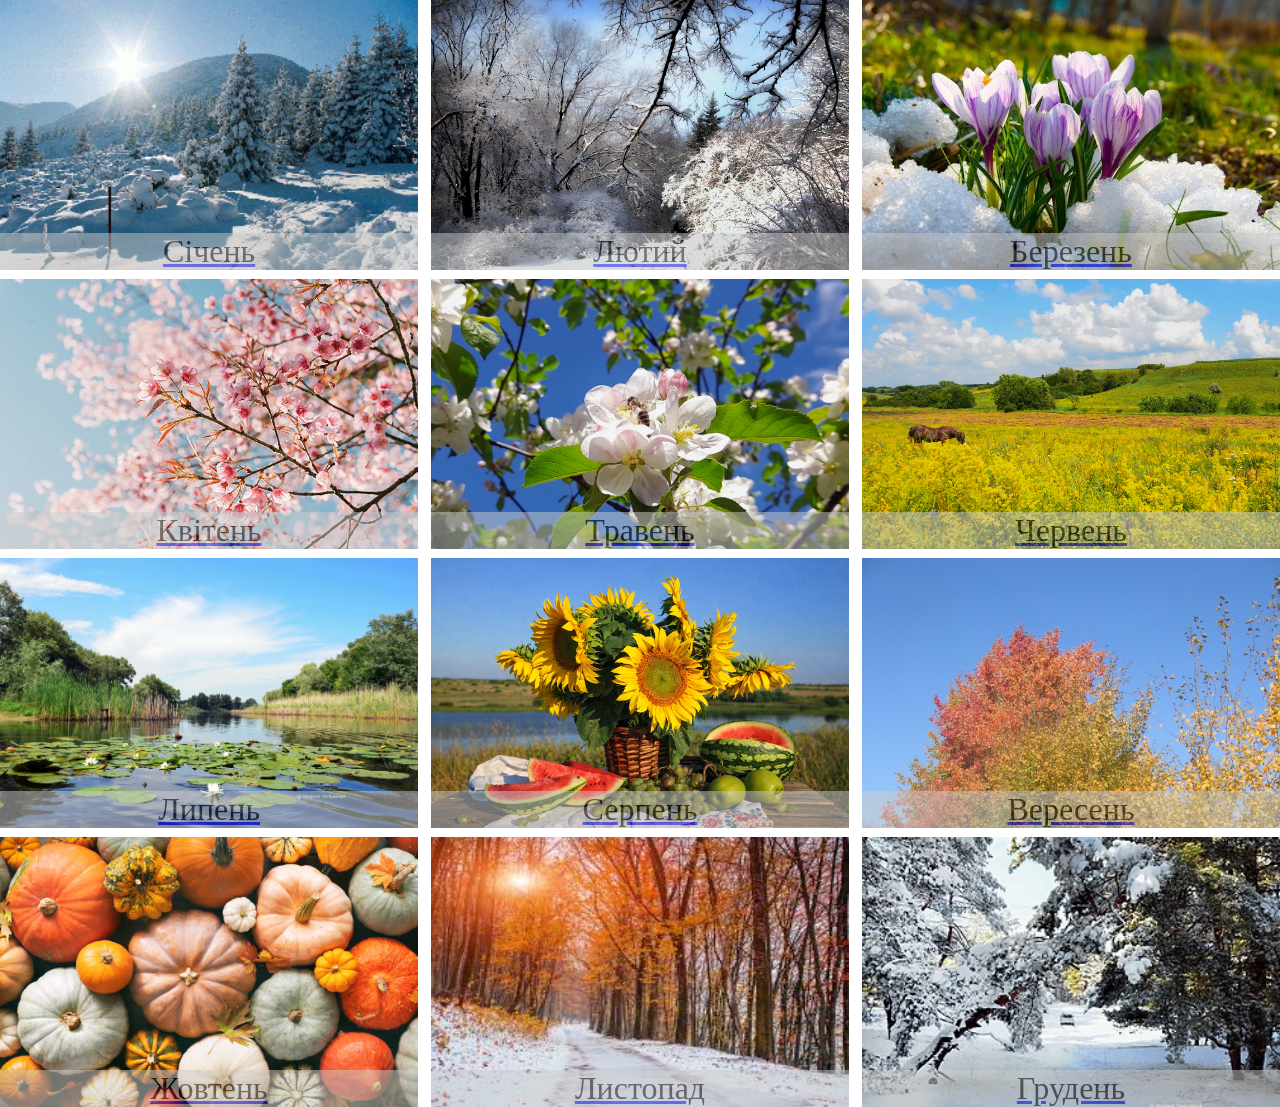
<file: index.html>
<!DOCTYPE html>
<html lang="en">
<head>
	<meta charset="UTF-8">
	<meta name="viewport" content="width=device-width, initial-scale=1.0">
	<title>12 місяців</title>
	<link rel="stylesheet" href="css/style.css">
</head>
<body>
	<div class="container">
			<a href="january.html">
				<div class="item1">
					<p>Січень</p>
				</div>
			</a>

			<a href="february.html">
				<div class="item2">
					<p>Лютий</p>
				</div>
			</a>

			<a href="march.html">
			<div class="item3">
					<p>Березень</p>
			</div>
			</a>

			<a href="april.html">
			<div class="item4">
					<p>Квітень</p>
			</div>
			</a>

			<a href="may.html">
			<div class="item5">
					<p>Травень</p>
			</div>
			</a>

			<a href="june.html">
			<div class="item6">
					<p>Червень</p>
			</div>
			</a>

			<a href="july.html">
			<div class="item7">
					<p>Липень</p>
			</div>
			</a>

			<a href="august.html">
			<div class="item8">
					<p>Серпень</p>
			</div>
			</a>

			<a href="01.html">
			<div class="item9">
					<p>Вересень</p>
			</div>
			</a>

			<a href="02.html">
			<div class="item10">
					<p>Жовтень</p>
			</div>
			</a>

			<a href="November.html">
			<div class="item11">
					<p>Листопад</p>
			</div>
			</a>

			<a href="december.html">
			<div class="item12">
					<p>Грудень</p>
			</div>
			</a>
		<nav></nav>
		<main></main>
		<footer></footer>
	</div>
</body>
</html>
</file>
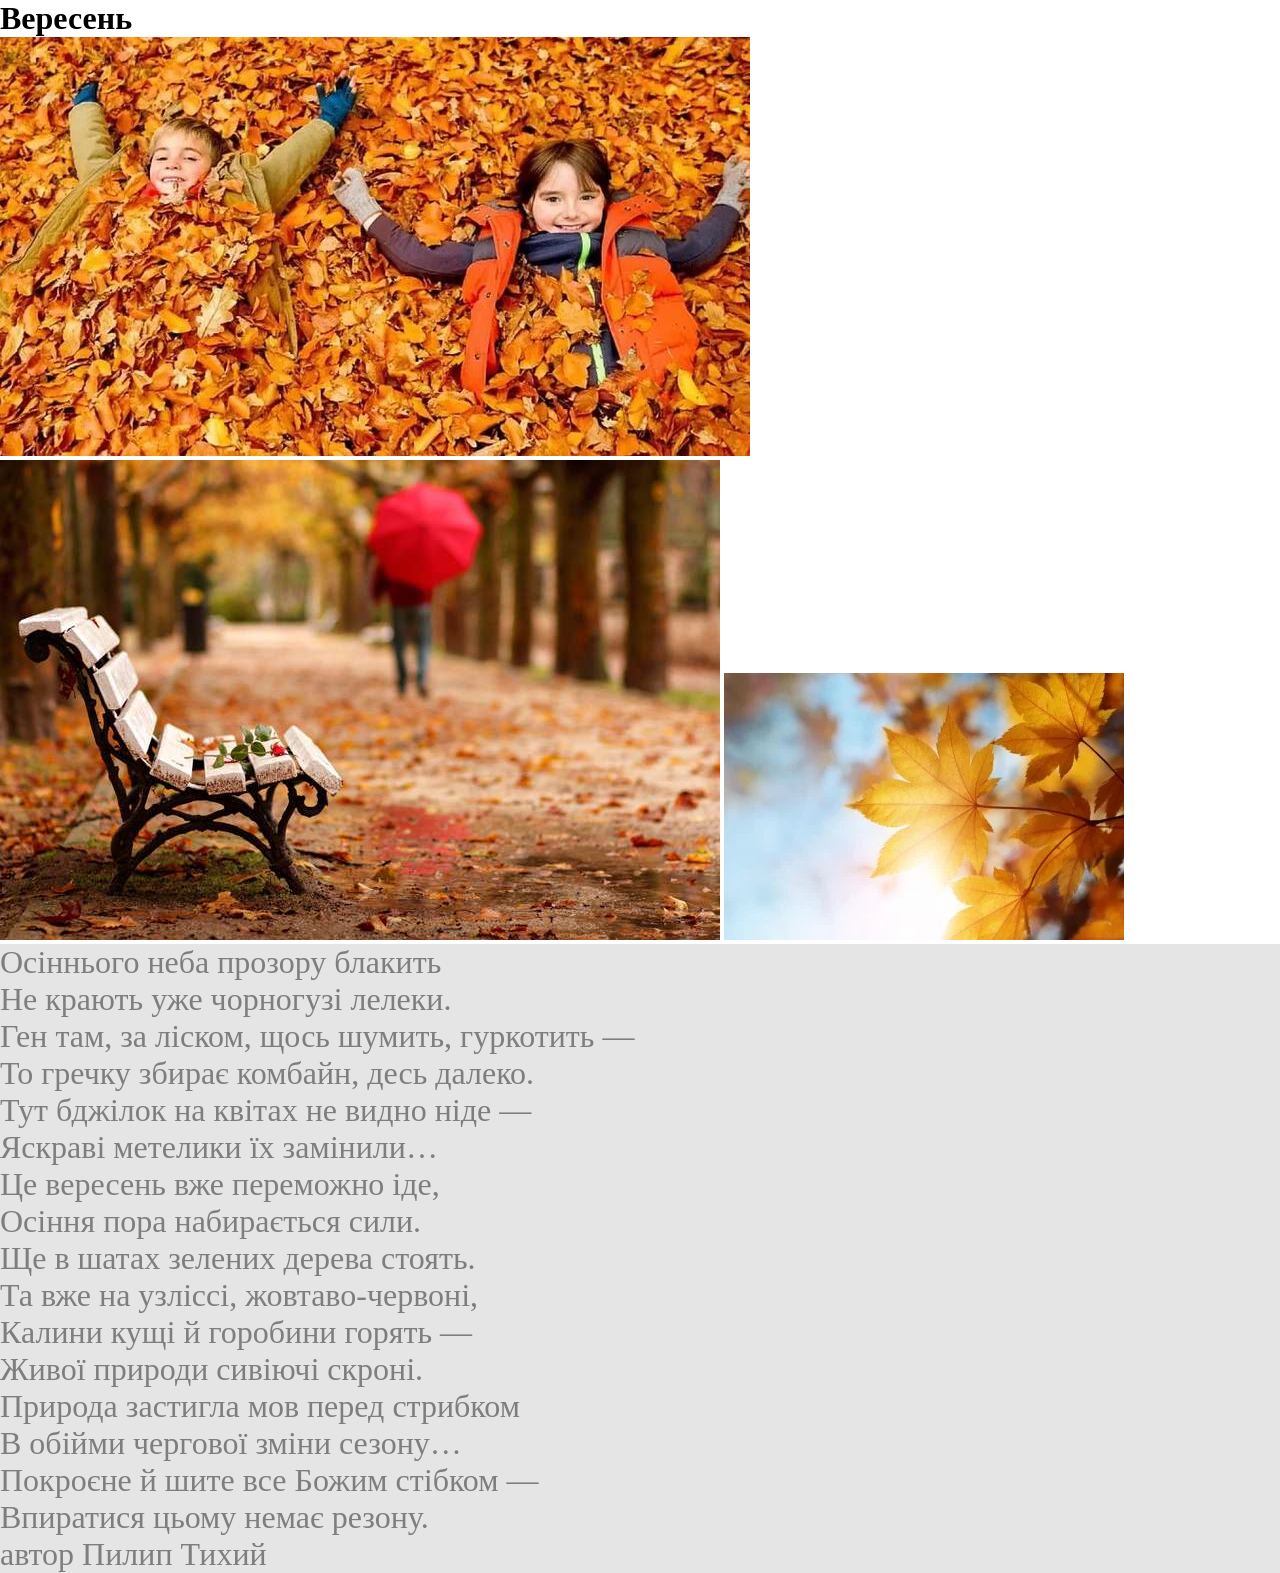
<file: 01.html>
<!DOCTYPE html>
<html lang="en">
<head>
	<link rel="stylesheet" href="css/style.css">
	<meta charset="UTF-8">
	<meta name="viewport" content="width=device-width, inital-scale=1.0">
	<title>Вересень</title>
</head>
<body>
		<h1>Вересень</h1>
		<img src="img/ditu.JPG">
		<img src="img/lavachk.jpg">
		<img src="img/list.jpg">
		<p>Осіннього неба прозору блакить<br>
		Не крають уже чорногузі лелеки.<br>
		Ген там, за ліском, щось шумить, гуркотить —<br>
		То гречку збирає комбайн, десь далеко.</p>

		<p>Тут бджілок на квітах не видно ніде —<br>
		Яскраві метелики їх замінили…<br>
		Це вересень вже переможно іде,<br>
		Осіння пора набирається сили.</p>

		<p>Ще в шатах зелених дерева стоять.<br>
		Та вже на узліссі, жовтаво-червоні,<br>
		Калини кущі й горобини горять —<br>
		Живої природи сивіючі скроні.<br>

		<p>Природа застигла мов перед стрибком<br>
		В обійми чергової зміни сезону…<br>
		Покроєне й шите все Божим стібком —<br>
		Впиратися цьому немає резону.<br>
		автор Пилип Тихий</p>
	</div>
</body>
</html>
</file>
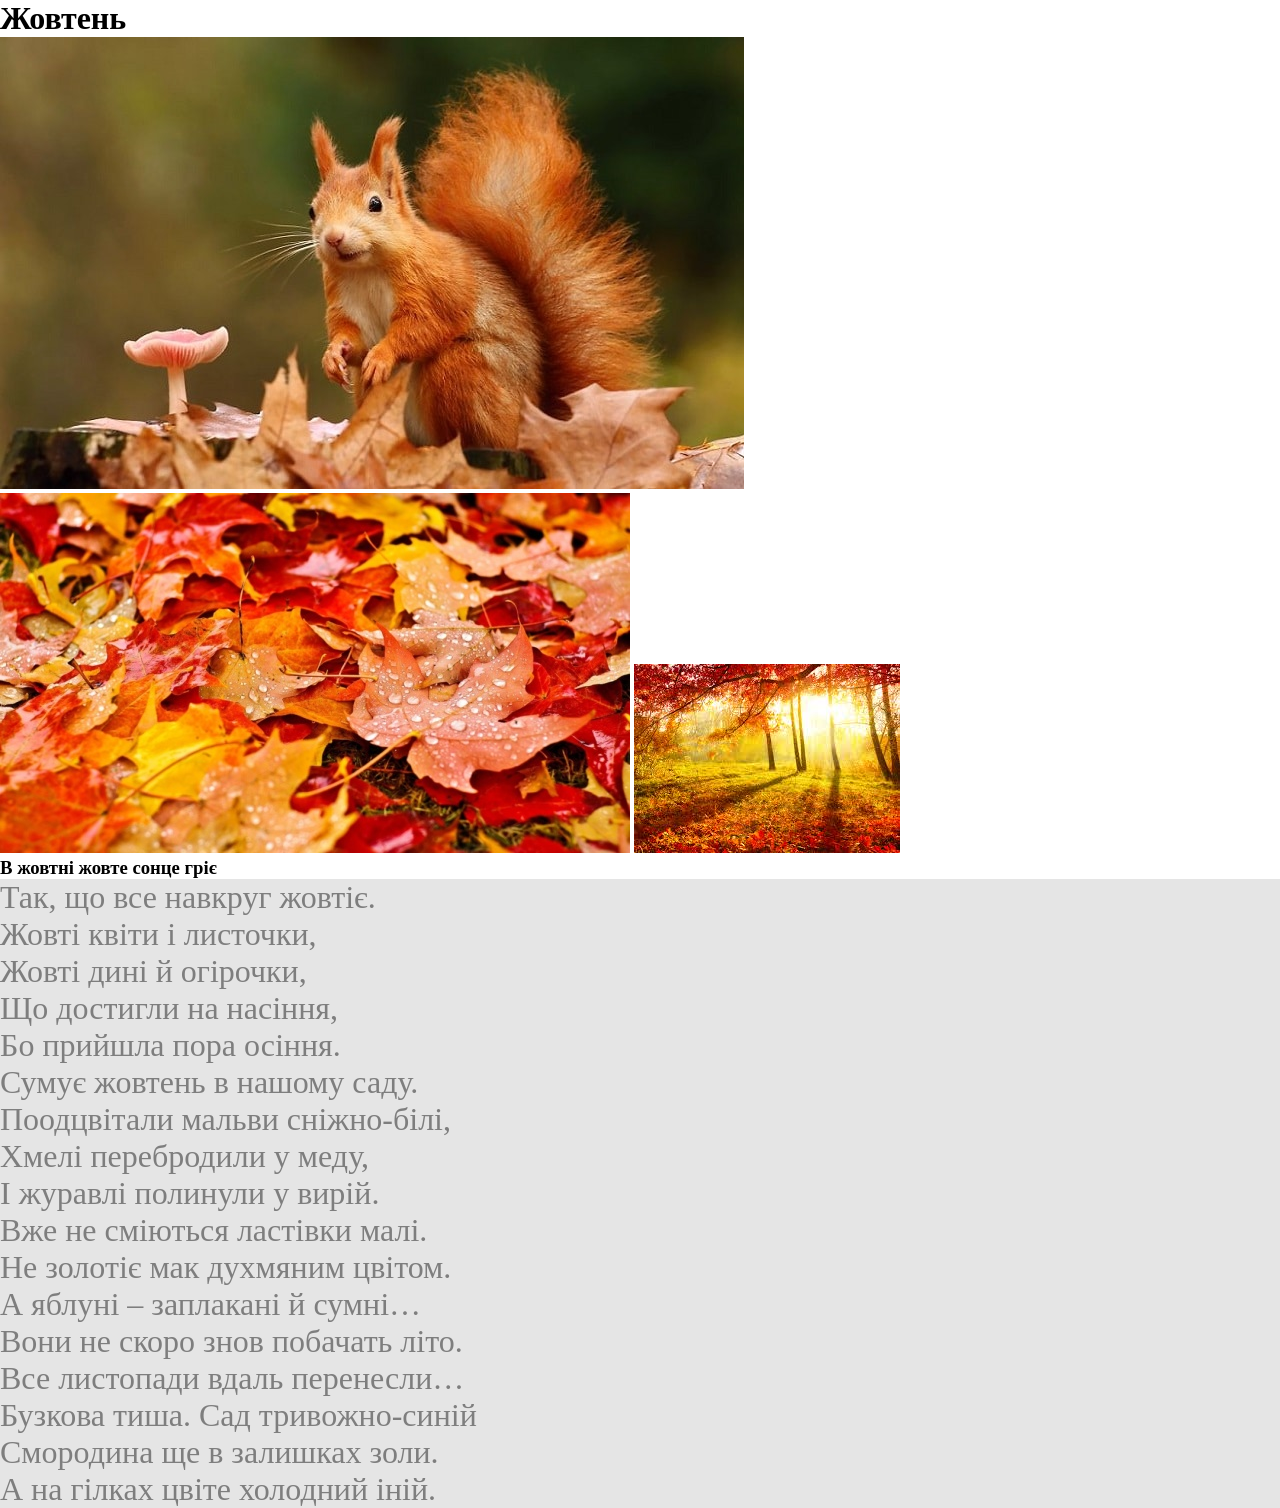
<file: 02.html>
<!DOCTYPE html>
<html lang="en">
<head>
	<link rel="stylesheet" type="text/css" href="css/style.css">
	<meta charset="utf-8">
	<meta name="viewport" content="width=device-width, initial-scale=1">
	<title>Жовтень</title>
</head>
<body>
		<h1>Жовтень</h1>
		<img src="img/AAA.jpg">
		<img src="img/BBB.jpg">
		<img src="img/CCC.jpg">
		<h3>В жовтні жовте сонце гріє</h3>
		<p>Так, що все навкруг жовтіє.<br>
		Жовті квіти і листочки,<br>
		Жовті дині й огірочки,<br>
		Що достигли на насіння,<br>
		Бо прийшла пора осіння.</p>

		<p>Сумує жовтень в нашому саду.<br>
		Поодцвітали мальви сніжно-білі,<br>
		Хмелі перебродили у меду,<br>
		І журавлі полинули у вирій.</p>

		<p>Вже не сміються ластівки малі.<br>
		Не золотіє мак духмяним цвітом.<br>
		А яблуні – заплакані й сумні…<br>
		Вони не скоро знов побачать літо.</p>

		<p>Все листопади вдаль перенесли…<br>
		Бузкова тиша. Сад тривожно-синій<br>
		Смородина ще в залишках золи.<br>
		А на гілках цвіте холодний іній.</p>
</div>
</body>
</html>
</file>
<file: css/style.css>
*{
	padding: 0;
	margin: 0;
	box-sizing: border-box;
	justify-content: end;
}
.container{
	width: 100vw;
	height: 100vh;
	display: grid;
	grid-template-columns: repeat(3, 1fr);
	grid-template-rows: repeat(4, 1fr);
	gap: 1%;
}
.item1{
	height: 30vh;
	display: flex;
	flex-direction: column;
	justify-content: end;
	text-align: center;	
	background:url(../img/сичень.jpg);
	background-repeat: no-repeat;
    background-size: cover; 

}

.item2{
	height: 30vh;
	display: flex;
	flex-direction: column;
	justify-content: end;
	text-align: center;	
	background:url(../img/лютий.jpg);
	background-repeat: no-repeat;
    background-size: cover;


}
.item3{
	height: 30vh;
	display: flex;
	flex-direction: column;
	justify-content: end;
	text-align: center;	
	background:url(../img/март.jpg);
	background-repeat: no-repeat;
    background-size: cover; 

}
.item4{
	height: 30vh;
	display: flex;
	flex-direction: column;
	justify-content: end;
	text-align: center;	
	background:url(../img/апрель.jpg);
	background-repeat: no-repeat;
    background-size: cover; 

}
.item5{
	height: 30vh;
	display: flex;
	flex-direction: column;
	justify-content: end;
	text-align: center;	
	background:url(../img/май.jpg);
	background-repeat: no-repeat;
    background-size: cover; 

}
.item6{
	height: 30vh;
	display: flex;
	flex-direction: column;
	justify-content: end;
	text-align: center;	
	background:url(../img/июнь.jpg);
	background-repeat: no-repeat;
    background-size: cover; 

}
.item7{
	height: 30vh;
	display: flex;
	flex-direction: column;
	justify-content: end;
	text-align: center;	
	background:url(../img/Июль.jpg);
    background-size: cover; 
}
.item8{
	height: 30vh;
	display: flex;
	flex-direction: column;
	justify-content: end;
	text-align: center;	
	background:url(../img/август.jpg);
	background-repeat: no-repeat;
    background-size: cover; 

}
.item9{
	height: 30vh;
	display: flex;
	flex-direction: column;
	justify-content: end;
	text-align: center;	
	background:url(../img/сентябирь.jpg);
	background-repeat: no-repeat;
    background-size: cover; 

}
.item10{
	height: 30vh;
	display: flex;
	flex-direction: column;
	justify-content: end;
	text-align: center;	
	background:url(../img/октябирь.jpg);
	background-repeat: no-repeat;
    background-size: cover; 

}
.item11{
	height: 30vh;
	display: flex;
	flex-direction: column;
	justify-content: end;
	text-align: center;	
	background:url(../img/ноябирь.jpg);
	background-repeat: no-repeat;
    background-size: cover; 

}
.item12{
	height: 30vh;
	display: flex;
	flex-direction: column;
	justify-content: end;
	text-align: center;	
	background:url(../img/декабирь.jpg);
	background-repeat: no-repeat;
    background-size: cover; 

}

p{
	background: #cccccc;
	opacity: 50%;
	font-size: 24pt;
	color: black;
}
a{
	
}
</file>
